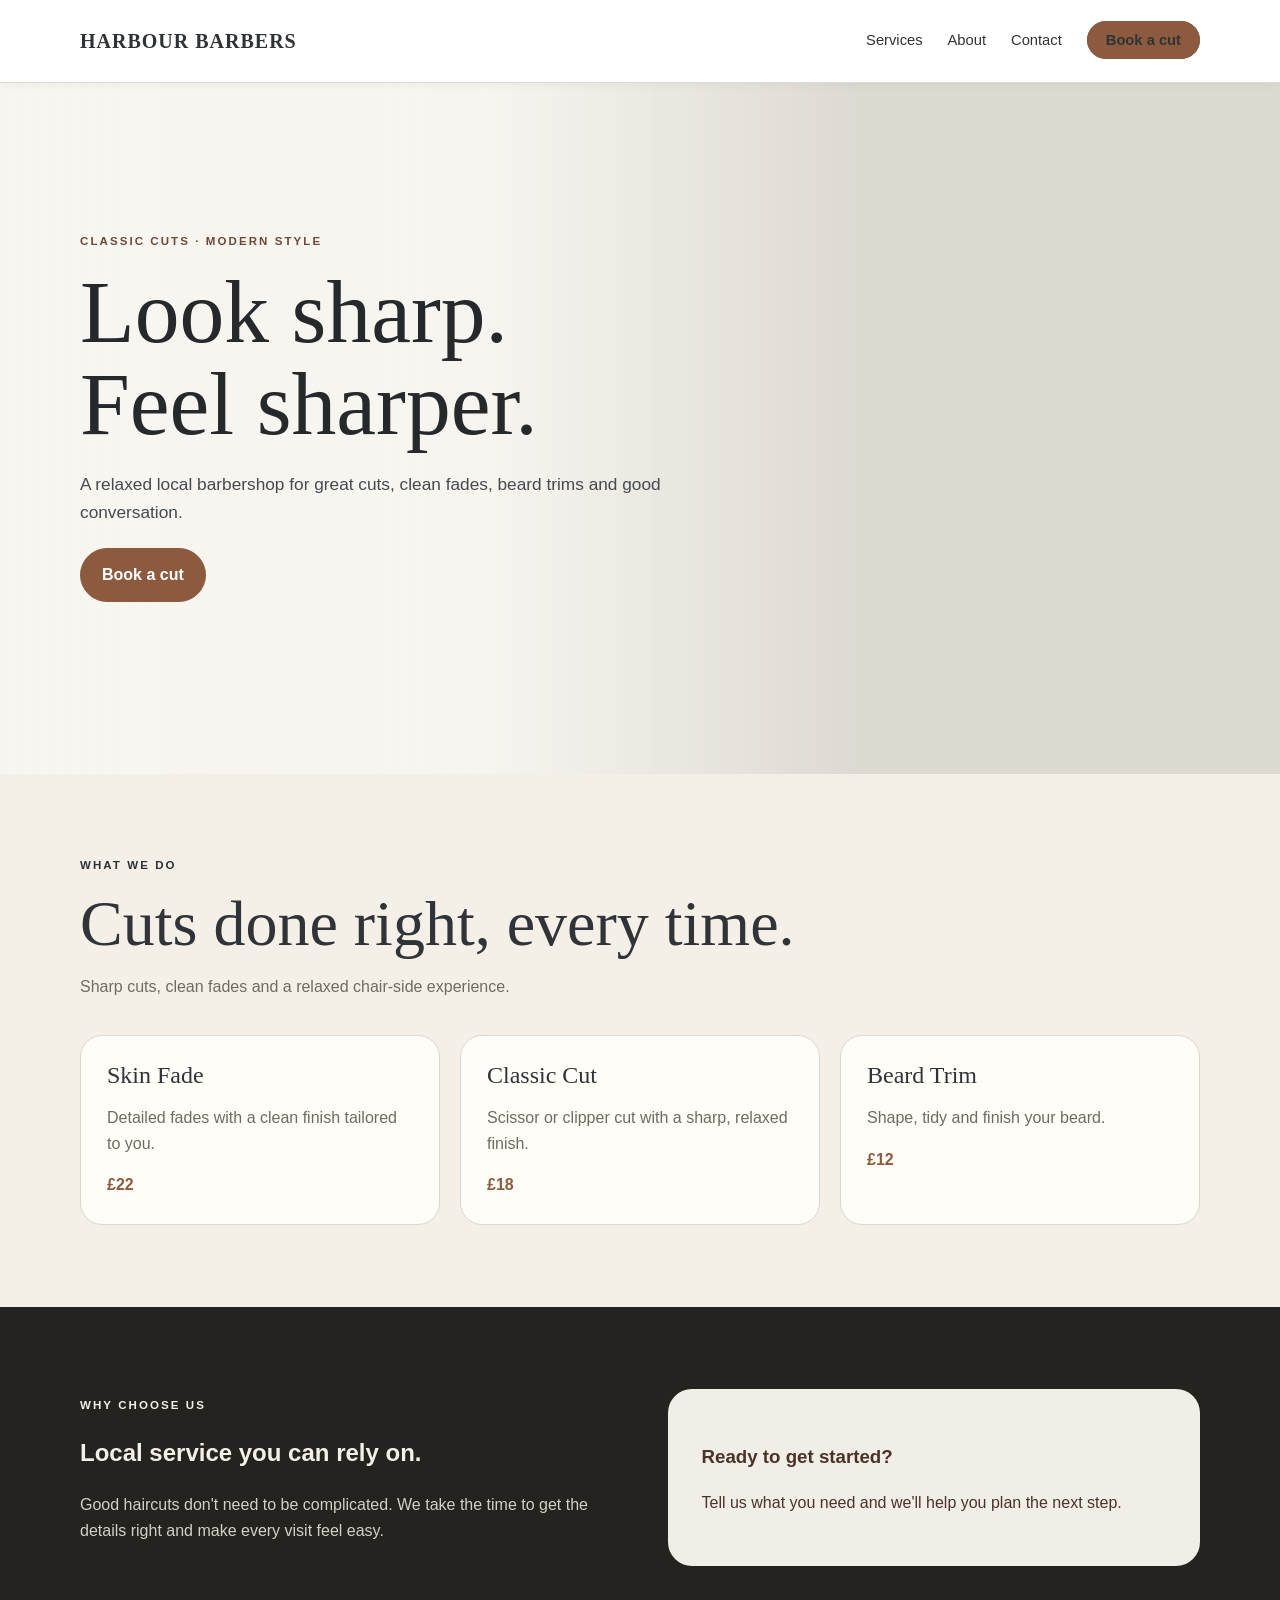
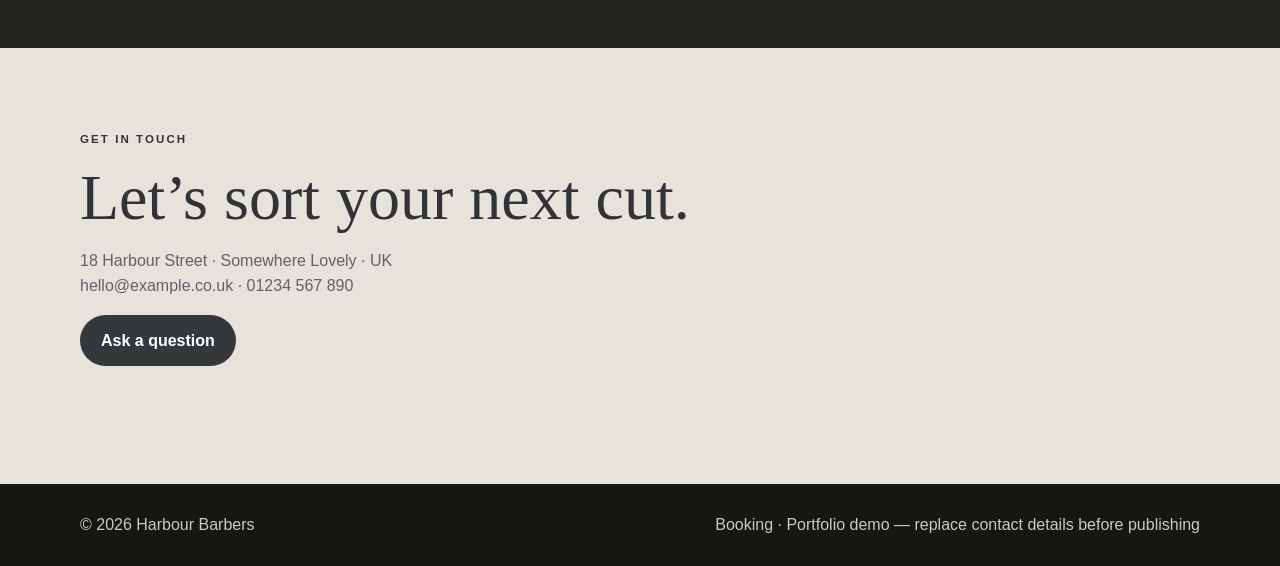
<file: index.html>
<!doctype html><html lang="en"><head><meta charset="utf-8"><meta name="viewport" content="width=device-width,initial-scale=1"><meta name="description" content="Harbour Barbers — A relaxed local barbershop for great cuts, clean fades, beard trims and good conversation."><title>Harbour Barbers</title><link rel="stylesheet" href="style.css"></head><body>



<header class="home-header"><div class="wrap nav"><a class="brand" href="index.html">HARBOUR BARBERS</a><ul class="links"><li><a href="#services">Services</a></li><li><a href="#about">About</a></li><li><a href="contact.html">Contact</a></li><li><a class="pill booking-pill" href="booking.html">Book a cut</a></li></ul></div></header>
<main><section class="hero"><div class="wrap hero-inner"><div class="eyebrow">Classic cuts · Modern style</div><h1>Look sharp.<br>Feel sharper.</h1><p>A relaxed local barbershop for great cuts, clean fades, beard trims and good conversation.</p><a class="btn" href="booking.html">Book a cut</a></div></section>
<section id="services"><div class="wrap"><div class="heading"><div class="eyebrow">What we do</div><h2>Cuts done right, every time.</h2><p>Sharp cuts, clean fades and a relaxed chair-side experience.</p></div><div class="cards"><article class="card"><h3>Skin Fade</h3><p>Detailed fades with a clean finish tailored to you.</p><div class="price">£22</div></article><article class="card"><h3>Classic Cut</h3><p>Scissor or clipper cut with a sharp, relaxed finish.</p><div class="price">£18</div></article><article class="card"><h3>Beard Trim</h3><p>Shape, tidy and finish your beard.</p><div class="price">£12</div></article></div></div></section>
<section id="about" class="dark"><div class="wrap split"><div><div class="eyebrow">Why choose us</div><h2>Local service you can rely on.</h2><p>Good haircuts don't need to be complicated. We take the time to get the details right and make every visit feel easy.</p></div><div class="box"><h3>Ready to get started?</h3><p>Tell us what you need and we'll help you plan the next step.</p></div></div></section>
<section id="contact" class="contact"><div class="wrap"><div class="heading"><div class="eyebrow">Get in touch</div><h2>Let’s sort your next cut.</h2><p>18 Harbour Street · Somewhere Lovely · UK<br>hello@example.co.uk · 01234 567 890</p><a class="btn" href="contact.html">Ask a question</a></div></div></section></main>
<footer><div class="wrap foot"><span>© 2026 Harbour Barbers</span><span><a href="booking.html">Booking</a> · Portfolio demo — replace contact details before publishing</span></div></footer></body></html>
</file>
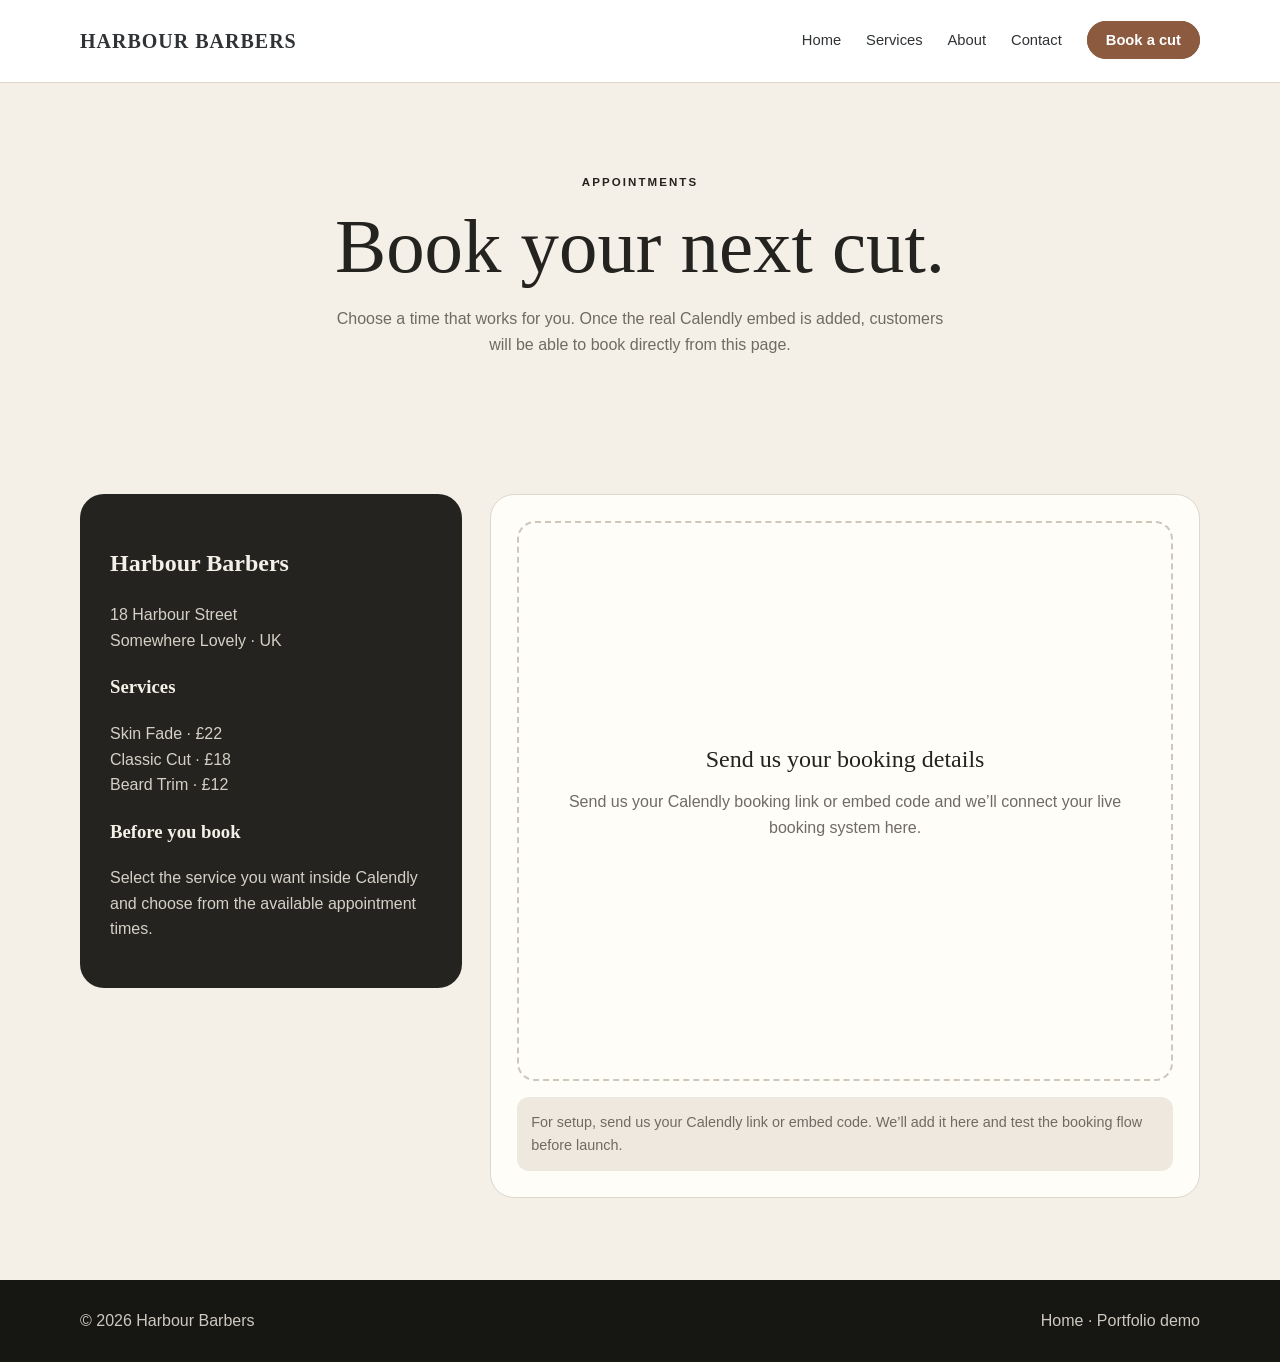
<file: booking.html>
<!doctype html>
<html lang="en">
<head>
<meta charset="utf-8">
<meta name="viewport" content="width=device-width,initial-scale=1">
<meta name="description" content="Book a haircut at Harbour Barbers.">
<title>Book a Cut | Harbour Barbers</title>
<link rel="stylesheet" href="style.css">
</head>
<body class="booking-page">

<header>
  <div class="wrap nav">
    <a class="brand" href="index.html">HARBOUR BARBERS</a>
    <ul class="links">
      <li><a href="index.html">Home</a></li>
      <li><a href="index.html#services">Services</a></li>
      <li><a href="index.html#about">About</a></li>
      <li><a href="contact.html">Contact</a></li>
      <li><a class="pill booking-pill" href="booking.html">Book a cut</a></li>
    </ul>
  </div>
</header>

<main>
  <section class="booking-hero">
    <div class="wrap">
      <div class="eyebrow">Appointments</div>
      <h1>Book your next cut.</h1>
      <p>Choose a time that works for you. Once the real Calendly embed is added, customers will be able to book directly from this page.</p>
    </div>
  </section>

  <section>
    <div class="wrap booking-layout">
      <aside class="booking-info">
        <h2>Harbour Barbers</h2>
        <p>18 Harbour Street<br>Somewhere Lovely · UK</p>

        <h3>Services</h3>
        <p>Skin Fade · £22<br>Classic Cut · £18<br>Beard Trim · £12</p>

        <h3>Before you book</h3>
        <p>Select the service you want inside Calendly and choose from the available appointment times.</p>
      </aside>

      <div class="calendly-shell">
        <div class="calendly-placeholder">
          <div>
            <strong>Send us your booking details</strong>
            <p>Send us your Calendly booking link or embed code and we’ll connect your live booking system here.</p>

            <!-- CALENDLY EMBED START -->

            <!-- CLIENT CALENDLY LINK / EMBED CODE GOES HERE -->

            <!-- CALENDLY EMBED END -->
          </div>
        </div>

        <div class="code-note">
          For setup, send us your Calendly link or embed code. We’ll add it here and test the booking flow before launch.
        </div>
      </div>
    </div>
  </section>
</main>

<footer>
  <div class="wrap foot">
    <span>© 2026 Harbour Barbers</span>
    <span><a href="index.html">Home</a> · Portfolio demo</span>
  </div>
</footer>

</body>
</html>
</file>
<file: style.css>
*{box-sizing:border-box}html{scroll-behavior:smooth}body{margin:0;font-family:Arial,Helvetica,sans-serif;color:#24231f;background:#f4f0e8;line-height:1.6}a{text-decoration:none;color:inherit}.wrap{width:min(1120px,92%);margin:auto}
header{position:absolute;top:0;width:100%;z-index:5;color:#fff}.nav{height:82px;display:flex;align-items:center;justify-content:space-between}.brand{font:700 1.25rem Georgia,serif;letter-spacing:.05em}.links{display:flex;gap:25px;align-items:center;list-style:none;margin:0;padding:0;font-size:.92rem}.pill{background:#fff;color:#24231f;padding:10px 18px;border-radius:999px;font-weight:700}
.hero{min-height:73vh;color:#fff;display:grid;place-items:center;text-align:center;background:linear-gradient(#15151299,#151512c4),https://images.unsplash.com/photo-1503951914875-452162b0f3f1?auto=format&fit=crop&w=1800&q=85 center/cover}.hero-inner{padding:120px 0 70px}.eyebrow{text-transform:uppercase;letter-spacing:.18em;font-size:.72rem;font-weight:800;margin-bottom:16px}.hero h1{font:400 clamp(3rem,7vw,6rem)/1.02 Georgia,serif;margin:0}.hero p{max-width:650px;margin:22px auto;font-size:1.08rem}.btn{display:inline-block;background:#8c5b3f;color:#fff;padding:13px 21px;border-radius:999px;font-weight:800}
section{padding:82px 0}.heading{max-width:720px;margin-bottom:36px}.heading h2{font:400 clamp(2.5rem,5vw,4.2rem)/1.05 Georgia,serif;margin:0 0 14px}.heading p{color:#706b62}.cards{display:grid;grid-template-columns:repeat(3,1fr);gap:20px}.card{background:#fffdf8;border:1px solid #ddd7cc;border-radius:22px;padding:26px}.card h3{font:400 1.5rem Georgia,serif;margin:0 0 8px}.card p{color:#706b62}.price{font-weight:800;margin-top:15px;color:#8c5b3f}
.dark{background:#24231f;color:#f4f0e8}.dark p{color:#d5d0c7}.split{display:grid;grid-template-columns:1fr 1fr;gap:55px;align-items:center}.box{background:#fffdf8;border-radius:24px;padding:34px;color:#24231f}.contact{background:#8c5b3f;color:#fff}.contact p{color:#f6eee6}.contact .btn{background:#fff;color:#24231f}footer{background:#161613;color:#cec9c0;padding:28px 0}.foot{display:flex;justify-content:space-between;gap:20px;flex-wrap:wrap}
@media(max-width:760px){.links li:not(:last-child){display:none}.cards,.split{grid-template-columns:1fr}section{padding:62px 0}}

/* Booking page */
.booking-page header{position:relative;background:#f4f0e8;color:#111111;border-bottom:1px solid #ddd7cc}
.booking-page .nav{color:#111111}
.booking-page .links a{color:#111111}
.booking-page .booking-hero{padding:90px 0 55px;text-align:center;background:#f4f0e8;color:#24231f}
.booking-page .booking-hero h1{font:400 clamp(2.8rem,6vw,5rem)/1.05 Georgia,serif;margin:0 0 18px}
.booking-page .booking-hero p{max-width:620px;margin:0 auto;color:#706b62}
.booking-layout{display:grid;grid-template-columns:.7fr 1.3fr;gap:28px;align-items:start}
.booking-info{background:#24231f;color:#f4f0e8;border-radius:24px;padding:30px}
.booking-info h2,.booking-info h3{font-family:Georgia,serif}
.booking-info p{color:#d5d0c7}
.calendly-shell{background:#fffdf8;border:1px solid #ddd7cc;border-radius:24px;padding:26px}
.calendly-placeholder{min-height:560px;border:2px dashed #cfc7ba;border-radius:18px;display:flex;align-items:center;justify-content:center;text-align:center;padding:35px;color:#706b62}
.calendly-placeholder strong{display:block;color:#24231f;font:400 1.5rem Georgia,serif;margin-bottom:10px}
.code-note{margin-top:16px;font-size:.9rem;color:#706b62;background:#eee8de;border-radius:12px;padding:14px}
@media(max-width:760px){.booking-layout{grid-template-columns:1fr}.calendly-placeholder{min-height:420px}}

/* 2026 polish pass */
body{
  font-family:"Segoe UI",Inter,Arial,sans-serif;
  color:#2d3134;
}
.hero{
  background:
    linear-gradient(90deg,rgba(244,240,232,.86) 0%,rgba(244,240,232,.72) 37%,rgba(20,20,18,.14) 68%),
    url("barbershop-hero.jpg") center/cover no-repeat !important;
  color:#2d3134 !important;
  text-align:left;
}
.hero-inner{width:min(1120px,92%);margin:auto}
.hero .eyebrow,.hero h1,.hero p{color:#303438 !important}
.hero p{margin:22px 0;max-width:600px}
header{color:#35393c !important}
header .brand,header .links a{color:#35393c !important}
header .pill{background:#34383b;color:#fff !important}
.heading h2,.card h3{color:#303438}
.dark .box,.dark .box h3,.dark .box p{color:#303438 !important}
.dark .box{background:#f1eee8}
.contact{background:#e7e3dc;color:#303438}
.contact p{color:#5d6368}
.contact .heading h2{color:#303438 !important}
.contact .btn{background:#34383b;color:#fff}

/* Contact page */
.contact-hero{padding:85px 0 55px;background:#e9e6df;color:#303438}
.contact-hero-grid{display:grid;grid-template-columns:.9fr 1.1fr;gap:45px;align-items:center}
.contact-hero h1{font:500 clamp(2.8rem,6vw,5rem)/1.02 "Segoe UI",Arial,sans-serif;letter-spacing:-.045em;margin:0 0 18px;color:#303438}
.contact-hero p{color:#60666b;max-width:560px}
.contact-hero img{width:100%;height:380px;object-fit:cover;border-radius:24px;box-shadow:0 20px 55px rgba(30,30,28,.14)}
.contact-layout{display:grid;grid-template-columns:.7fr 1.3fr;gap:28px;align-items:start}
.contact-details-card,.map-card{background:#f8f6f1;border:1px solid #d5d0c7;border-radius:24px;padding:28px}
.contact-details-card h2{font:500 2rem "Segoe UI",Arial,sans-serif;color:#303438;margin-top:0}
.contact-details-card p{color:#555c61;margin:20px 0}
.map-placeholder{min-height:420px;border:2px dashed #c8c1b5;border-radius:18px;display:flex;align-items:center;justify-content:center;text-align:center;padding:35px;color:#676d72;background:#eeebe4}
.map-placeholder strong{display:block;color:#303438;font-size:1.25rem;margin-bottom:10px}
.map-card iframe{width:100%;min-height:420px;border:0;border-radius:16px}
@media(max-width:760px){.contact-hero-grid,.contact-layout{grid-template-columns:1fr}.contact-hero img{height:280px}}

/* Final requested homepage polish */
.hero{
  background:
    linear-gradient(90deg,rgba(248,246,241,.94) 0%,rgba(248,246,241,.82) 38%,rgba(20,20,18,.10) 67%),
    url("https://images.unsplash.com/photo-1503951914875-452162b0f3f1?auto=format&fit=crop&w=1800&q=88") 66% center / cover no-repeat !important;
  min-height:74vh;
}
.hero-inner{
  max-width:1120px;
  width:92%;
  margin:auto;
  padding-top:150px;
  padding-bottom:90px;
}

.home-info-bar{
  background:#ffffff;
  color:#303438;
  border-bottom:1px solid #ddd7cc;
  font-size:.82rem;
}
.home-info-inner{
  min-height:36px;
  display:flex;
  align-items:center;
  justify-content:space-between;
  gap:18px;
}
body:not(.booking-page) header{top:36px;}
@media(max-width:760px){
  .home-info-inner{justify-content:center;flex-wrap:wrap;padding:7px 0}
  body:not(.booking-page) header{top:64px}
}

.dark .box,
.dark .box h3,
.dark .box p{
  color:#4a3328 !important;
}
.dark .box .btn{
  background:#8c5b3f;
  color:#ffffff !important;
}

.hero .eyebrow{color:#6d4937 !important}
.hero h1{color:#26292c !important}
.hero p{color:#454a4e !important}

/* Requested navigation/button/contact-image fixes */

/* Remove mistaken homepage info strip entirely if any styles remain. */
.home-info-bar{display:none !important}

/* Homepage navigation is the white bar the user intended. */
.home-header{
  position:absolute !important;
  top:0 !important;
  left:0;
  width:100%;
  background:#ffffff !important;
  color:#2f3336 !important;
  border-bottom:1px solid #dedbd5;
  box-shadow:0 1px 10px rgba(35,35,32,.05);
}
.home-header .brand,
.home-header .links a{
  color:#2f3336 !important;
}

/* Keep inner-page header bars clean and consistent too. */
.booking-page header{
  background:#ffffff !important;
  color:#2f3336 !important;
}
.booking-page header .brand,
.booking-page header .links a{
  color:#2f3336 !important;
}

/* Book-a-cut buttons: warm brown with crisp white text, never grey-on-grey. */
.booking-pill,
a.booking-pill,
.btn[href="booking.html"]{
  background:#8c5b3f !important;
  color:#ffffff !important;
  border:1px solid #8c5b3f !important;
  box-shadow:none !important;
}
.booking-pill:hover,
.btn[href="booking.html"]:hover{
  background:#714631 !important;
  color:#ffffff !important;
}

/* Contact hero photo: fill its card cleanly without letterboxing/cropping awkwardly. */
.contact-hero img{
  width:100%;
  height:360px;
  object-fit:cover;
  object-position:center;
  display:block;
  border-radius:24px;
}

/* Home hero begins below the white navigation bar. */
.home-header + main .hero{
  padding-top:82px;
}

@media(max-width:760px){
  .home-header + main .hero{padding-top:82px}
  .contact-hero img{height:260px}
}

/* Top-bar Book a Cut text fix */
header .booking-pill,
header a.booking-pill,
.home-header .booking-pill,
.booking-page header .booking-pill {
  background:#8c5b3f !important;
  color:#ffffff !important;
}

header .booking-pill:visited,
header .booking-pill:hover,
header .booking-pill:focus,
header .booking-pill:active {
  color:#ffffff !important;
}

/* FINAL inner-page Book a Cut text fix */
.booking-page header .links a.booking-pill,
.booking-page header .links a.booking-pill:link,
.booking-page header .links a.booking-pill:visited,
.booking-page header .links a.booking-pill:hover,
.booking-page header .links a.booking-pill:focus,
.booking-page header .links a.booking-pill:active,
.contact-page header .links a.booking-pill,
.contact-page header .links a.booking-pill:link,
.contact-page header .links a.booking-pill:visited,
.contact-page header .links a.booking-pill:hover,
.contact-page header .links a.booking-pill:focus,
.contact-page header .links a.booking-pill:active {
    background:#8c5b3f !important;
    color:#ffffff !important;
    border-color:#8c5b3f !important;
}

/* Contact page top-bar booking button */
.contact-page header .links a.booking-pill {
  background:#8c5b3f !important;
  color:#ffffff !important;
  border-color:#8c5b3f !important;
}
</file>
